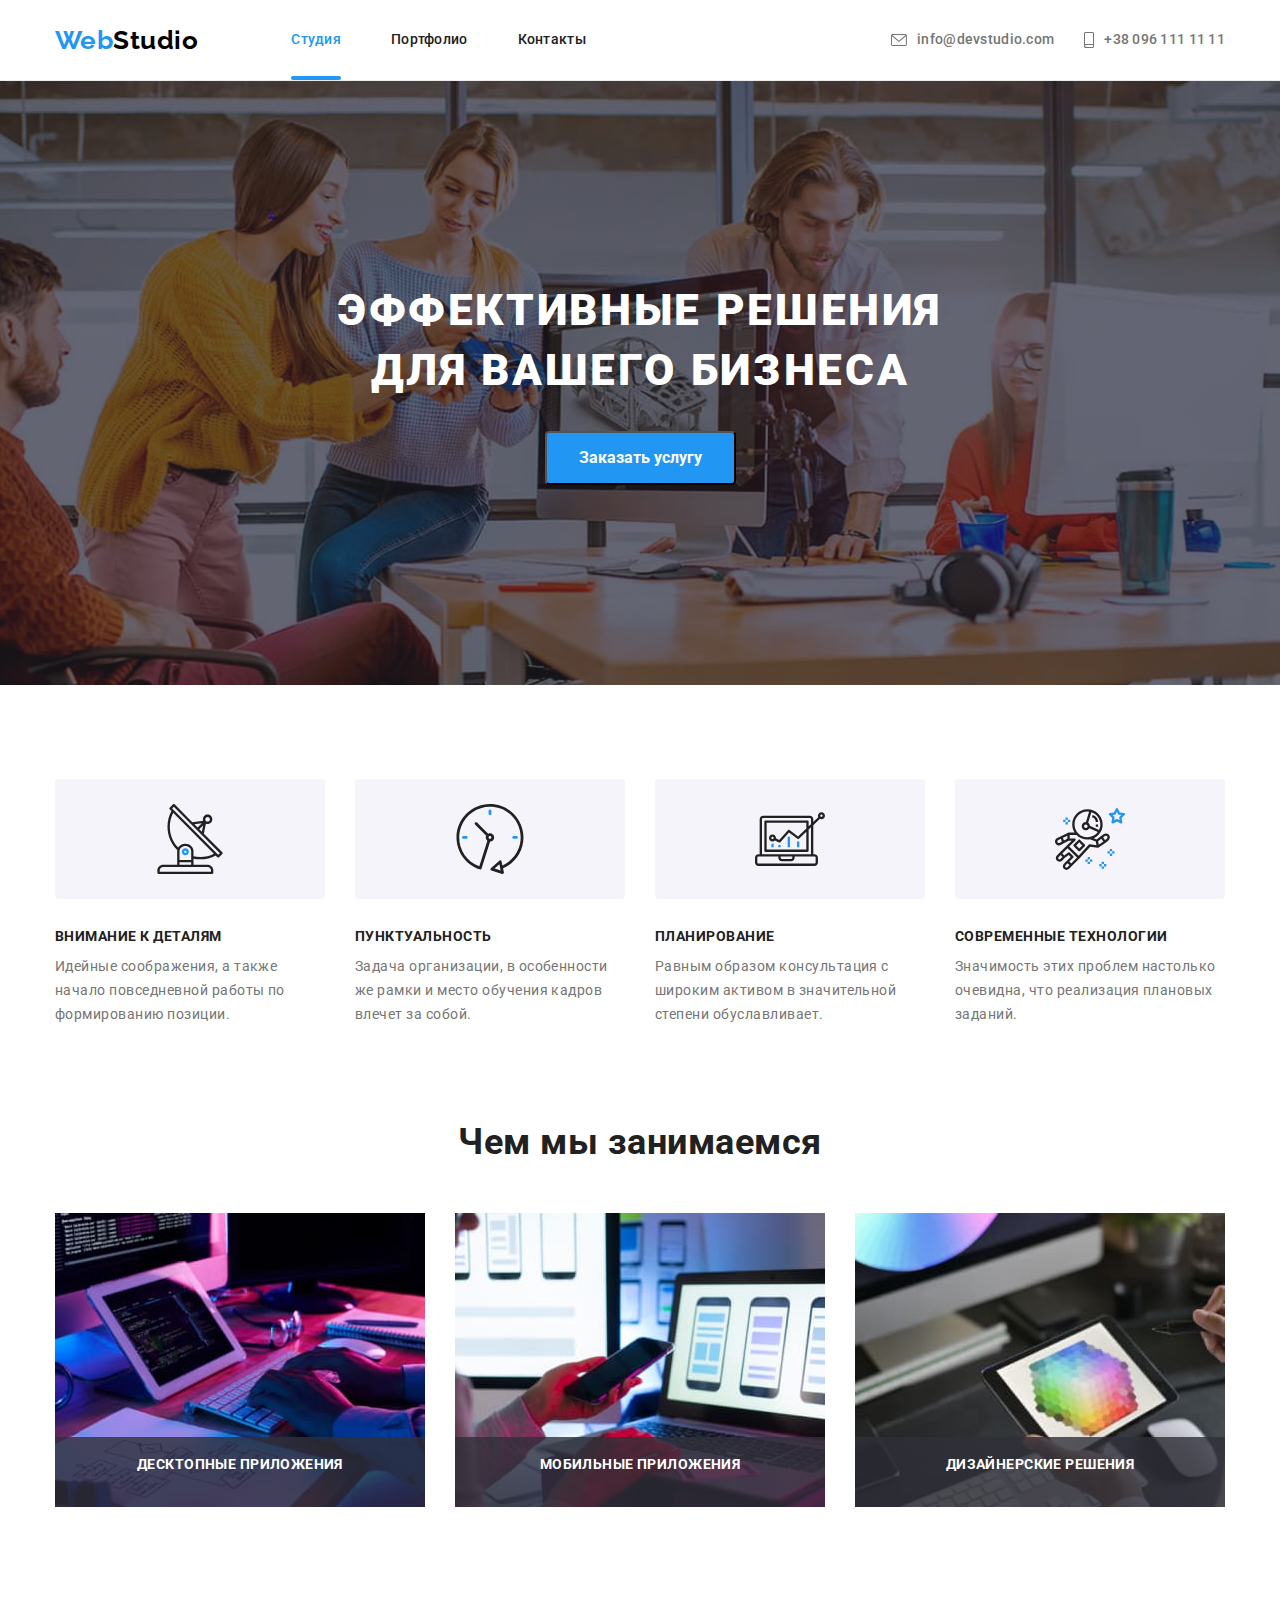
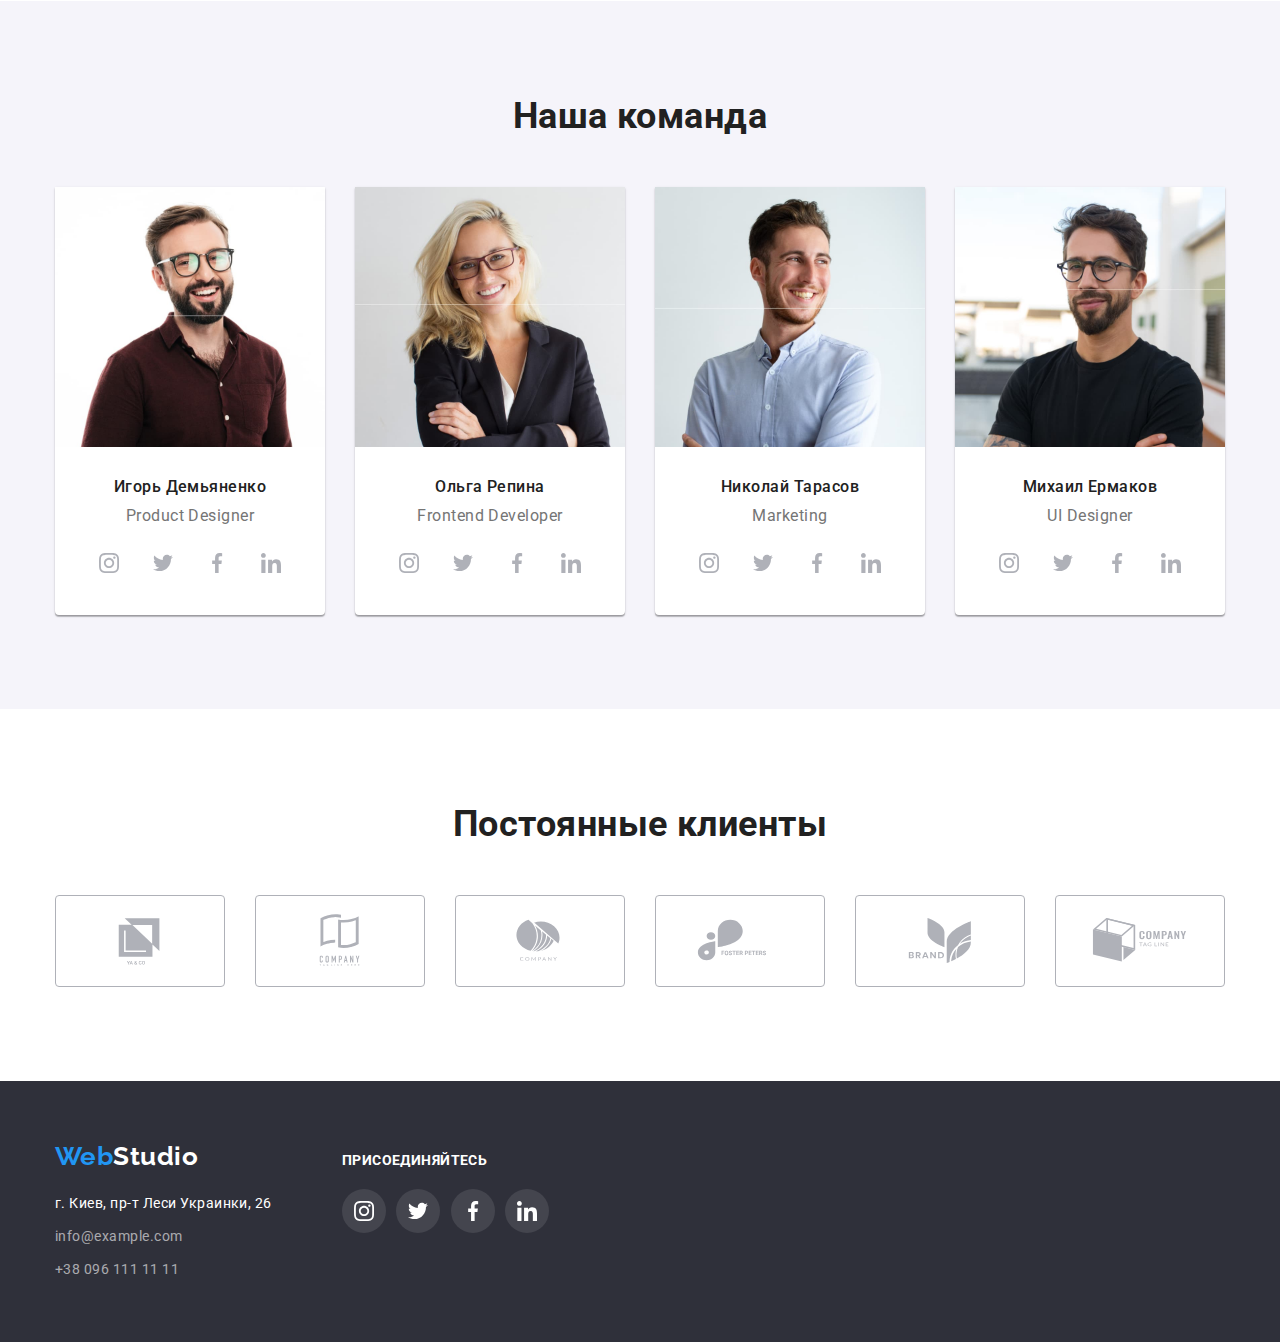
<file: index.html>
<!DOCTYPE html>
<html lang="uk">
<head>
    <meta charset='utf-8'>
    <meta http-equiv='X-UA-Compatible' content='IE=edge'>
    <meta name='viewport' content='width=device-width, initial-scale=1'>
    <title>Студія</title>
    <link rel="preconnect" href="https://fonts.googleapis.com">
    <link rel="preconnect" href="https://fonts.gstatic.com" crossorigin>
    <link href="https://fonts.googleapis.com/css2?family=Raleway:wght@700&family=Roboto:wght@400;500;700;900&display=swap"
    rel="stylesheet">
    <link rel="stylesheet" href="https://cdnjs.cloudflare.com/ajax/libs/modern-normalize/1.1.0/modern-normalize.min.css">
    <link rel='stylesheet' href='./css/styles.css'>
</head>
<body>
    <header class="header">
        <div class="container page-header">
            <nav>
                <a class="logo" href="./">Web<span class="logo-black">Studio</span></a>
                <ul class="main-nav">
                    <li><a class="link current header-item" href="./index.html">Студия</a></li>
                    <li><a class=" header-item" href="./portfolio.html">Портфолио</a></li>
                    <li><a class=" header-item" href="">Контакты</a></li>
                </ul>
            </nav>
            <ul class="main-address">
                <li>
                    <a class=" header-item" href="info@devstudio.com">
                        <svg width="16" height="12" class="icon">
                            <use href="./images/icons.svg#envelope"></use>
                        </svg>
                        info@devstudio.com
                    </a>
                </li>
                <li>
                    <a class=" header-item" href="+380961111111">
                        <svg width="10px" height="16px" class="icon">
                            <use href="./images/icons.svg#smartphone"></use>
                        </svg>
                        +38 096 111 11 11
                    </a>
                </li>
            </ul>
        </div>
   </header>
    <main>
        <section class="hero section">
            <div class="container">
                <h1>Эффективные решения для вашего бизнеса</h1>
                <button data-modal-open class="button-studio" type="button">Заказать услугу</button>
            </div>
        </section>
        <section class="section section-feature">
            <div class="container">
                <h2 class="section-title visually-hidden">Особливості</h2>
                <ul class="feature-list">
                    <li class="item">
                        <div class="thumb">
                            <svg width="70" height="70" class="icon">
                                <use href="./images/icons.svg#antenna"></use>
                            </svg>
                        </div>
                        <h3 class="feature-title">Внимание к деталям</h3>
                        <p class="feature-text">Идейные соображения, а также начало повседневной работы по формированию позиции.</p>
                    </li>
                    <li class="item">
                        <div class="thumb">
                            <svg width="70" height="70" class="icon">
                                <use href="./images/icons.svg#clock"></use>
                            </svg>
                        </div>
                        <h3 class="feature-title">Пунктуальность</h3>
                        <p class="feature-text">Задача организации, в особенности же рамки и место обучения кадров влечет за собой.
                        </p>
                    </li>
                    <li class="item">
                        <div class="thumb">
                            <svg width="70" height="70" class="icon">
                                <use href="./images/icons.svg#diagram"></use>
                            </svg>
                        </div>
                        <h3 class="feature-title">Планирование</h3>
                        <p class="feature-text">Равным образом консультация с широким активом в значительной степени обуславливает.
                        </p>
                    </li>
                    <li class="item">
                        <div class="thumb">
                            <svg width="70" height="70" class="icon">
                                <use href="./images/icons.svg#astronaut"></use>
                            </svg>
                        </div>
                        <h3 class="feature-title">Современные технологии</h3>
                        <p class="feature-text">Значимость этих проблем настолько очевидна, что реализация плановых заданий.</p>
                    </li>
                </ul>
            </div>
        </section>
        <section class="section section-work">
            <div class="container">
                <h2 class="section-title">Чем мы занимаемся</h2>
                <ul class="work">
                    <li class="item">
                        <img src="./images/coding-opt.jpg" alt="Програми" width="370">
                        <p class="description">Десктопные приложения</p>
                    </li>
                    <li class="item">
                        <img src="./images/mobile-opt.jpg" alt="Додатки" width="370">
                        <p class="description">Мобильные приложения</p>
                    </li>
                    <li class="item">
                        <img src="./images/design-opt.jpg" alt="Дизайн" width="370">
                        <p class="description">Дизайнерские решения</p>
                    </li>
                </ul>
            </div>
        </section>
        <section class="section section-team">
            <div class="container">
                <h2 class="section-title">Наша команда</h2>
                <ul class="team-list">
                    <li class="item">
                        <img src="./images/igor-opt.jpg" alt="Игорь Демьяненко" width="270">
                        <div class="team-member">
                            <h3 class="team-member-name">Игорь Демьяненко</h3>
                            <p class="team-member-role">Product Designer</p>
                            <ul class="social-links">
                                <li class="social-item">
                                    <a href="" class="social-link">
                                        <svg width="20" height="20" class="social-icon">
                                            <use href="./images/icons.svg#instagram"></use>
                                        </svg>
                                    </a>
                                </li>
                                <li class="social-item">
                                    <a href="" class="social-link">
                                        <svg width="20" height="20" class="social-icon">
                                            <use href="./images/icons.svg#twitter"></use>
                                        </svg>
                                    </a>
                                </li>
                                <li class="social-item">
                                    <a href="" class="social-link">
                                        <svg width="20" height="20" class="social-icon">
                                            <use href="./images/icons.svg#facebook"></use>
                                        </svg>
                                    </a>
                                </li>
                                <li class="social-item">
                                    <a href="" class="social-link">
                                        <svg width="20" height="20" class="social-icon">
                                            <use href="./images/icons.svg#linkedin"></use>
                                        </svg>
                                    </a>
                                </li>
                            </ul>
                        </div>
                    </li>
                    <li class="item">
                        <img src="./images/olga-opt.jpg" alt="Ольга Репина" width="270">
                        <div class="team-member">
                            <h3 class="team-member-name">Ольга Репина</h3>
                            <p class="team-member-role">Frontend Developer</p>
                            <ul class="social-links">
                                <li class="social-item">
                                    <a href="" class="social-link">
                                        <svg width="20" height="20" class="social-icon">
                                            <use href="./images/icons.svg#instagram"></use>
                                        </svg>
                                    </a>
                                </li>
                                <li class="social-item">
                                    <a href="" class="social-link">
                                        <svg width="20" height="20" class="social-icon">
                                            <use href="./images/icons.svg#twitter"></use>
                                        </svg>
                                    </a>
                                </li>
                                <li class="social-item">
                                    <a href="" class="social-link">
                                        <svg width="20" height="20" class="social-icon">
                                            <use href="./images/icons.svg#facebook"></use>
                                        </svg>
                                    </a>
                                </li>
                                <li class="social-item">
                                    <a href="" class="social-link">
                                        <svg width="20" height="20" class="social-icon">
                                            <use href="./images/icons.svg#linkedin"></use>
                                        </svg>
                                    </a>
                                </li>
                            </ul>
                        </div>
                    </li>
                    <li class="item">
                        <img src="./images/mykola-opt.jpg" alt="Николай Тарасов" width="270">
                        <div class="team-member">
                            <h3 class="team-member-name">Николай Тарасов</h3>
                            <p class="team-member-role">Marketing</p>
                            <ul class="social-links">
                                <li class="social-item">
                                    <a href="" class="social-link">
                                        <svg width="20" height="20" class="social-icon">
                                            <use href="./images/icons.svg#instagram"></use>
                                        </svg>
                                    </a>
                                </li>
                                <li class="social-item">
                                    <a href="" class="social-link">
                                        <svg width="20" height="20" class="social-icon">
                                            <use href="./images/icons.svg#twitter"></use>
                                        </svg>
                                    </a>
                                </li>
                                <li class="social-item">
                                    <a href="" class="social-link">
                                        <svg width="20" height="20" class="social-icon">
                                            <use href="./images/icons.svg#facebook"></use>
                                        </svg>
                                    </a>
                                </li>
                                <li class="social-item">
                                    <a href="" class="social-link">
                                        <svg width="20" height="20" class="social-icon">
                                            <use href="./images/icons.svg#linkedin"></use>
                                        </svg>
                                    </a>
                                </li>
                            </ul>
                        </div>
                    </li>
                    <li class="item">
                        <img src="./images/myhaylo-opt.jpg" alt="Михаил Ермаков" width="270">
                        <div class="team-member">
                            <h3 class="team-member-name">Михаил Ермаков</h3>
                            <p class="team-member-role">UI Designer</p>
                            <ul class="social-links">
                                <li class="social-item">
                                    <a href="" class="social-link">
                                        <svg width="20" height="20" class="social-icon">
                                            <use href="./images/icons.svg#instagram"></use>
                                        </svg>
                                    </a>
                                </li>
                                <li class="social-item">
                                    <a href="" class="social-link">
                                        <svg width="20" height="20" class="social-icon">
                                            <use href="./images/icons.svg#twitter"></use>
                                        </svg>
                                    </a>
                                </li>
                                <li class="social-item">
                                    <a href="" class="social-link">
                                        <svg width="20" height="20" class="social-icon">
                                            <use href="./images/icons.svg#facebook"></use>
                                        </svg>
                                    </a>
                                </li>
                                <li class="social-item">
                                    <a href="" class="social-link">
                                        <svg width="20" height="20" class="social-icon">
                                            <use href="./images/icons.svg#linkedin"></use>
                                        </svg>
                                    </a>
                                </li>
                            </ul>
                        </div>
                    </li>
                </ul>
            </div>
        </section>
        <section class="section section-clients">
            <div class="container">
                <h2 class="section-title">Постоянные клиенты</h2>
                <ul class="clients-list">
                    <li class="item">
                        <a href="" class="link">
                            <svg width="106" height="60" class="icon">
                                <use href="./images/icons.svg#yaco"></use>
                            </svg>
                        </a>
                    </li>
                    <li class="item">
                        <a href="" class="link">
                            <svg width="106" height="60" class="icon">
                                <use href="./images/icons.svg#taglinehere"></use>
                            </svg>
                        </a>
                    </li>
                    <li class="item">
                        <a href="" class="link">
                            <svg width="106" height="60" class="icon">
                                <use href="./images/icons.svg#company"></use>
                            </svg>
                        </a>
                    </li>
                    <li class="item">
                        <a href="" class="link">
                            <svg width="106" height="60" class="icon">
                                <use href="./images/icons.svg#fosterpeters"></use>
                            </svg>
                         </a>
                    </li>
                    <li class="item">
                        <a href="" class="link">
                            <svg width="106" height="60" class="icon">
                                <use href="./images/icons.svg#brand"></use>
                            </svg>
                        </a>
                    </li>
                    <li class="item">
                        <a href="" class="link">
                            <svg width="106" height="60" class="icon">
                                <use href="./images/icons.svg#tagline"></use>
                            </svg>
                        </a>
                    </li>
                </ul>
            </div>
        </section>
    </main>
    <footer class="footer">
        <div class="container">
            <div class="links">
                <a class="logo" href="./">Web<span class="logo-white">Studio</span></a>
                <address>
                    <ul>
                        <li><a class="footer-address" href="https://bit.ly/3pXMvUd" target="_blank" rel="noopener noreferrer">г. Киев,
                                пр-т
                                Леси Украинки, 26</a> </li>
                        <li><a class="footer-link" href="mailto:info@devstudio.com">info@example.com</a> </li>
                        <li><a class="footer-tel" href="tel:+380961111111">+38 096 111 11 11</a> </li>
                    </ul>
                </address>
            </div>
            <div class="social">
                <p>присоединяйтесь</p>
                <a href="" class="link">
                    <svg width="20" height="20" class="icon">
                        <use href="./images/icons.svg#instagram"></use>
                    </svg>
                </a>
                <a href="" class="link">
                    <svg width="20" height="20" class="icon">
                        <use href="./images/icons.svg#twitter"></use>
                    </svg>
                </a>
                <a href="" class="link">
                    <svg width="20" height="20" class="icon">
                        <use href="./images/icons.svg#facebook"></use>
                    </svg>
                </a>
                <a href="" class="link">
                    <svg width="20" height="20" class="icon">
                        <use href="./images/icons.svg#linkedin"></use>
                    </svg>
                </a>
            </div>
        </div>
    </footer>
        <div data-modal class="backdrop is-hidden">
            <div class="modal">
                <button data-modal-close class="button-modal" type="button">
                    <svg width="18" height="18" class="close-icon">
                    <use href="./images/icons.svg#close-black-modal"></use>
                </svg>
            </button>
            </div>
        </div>
    <script src="./js/modal.js"></script>
    </body>
</html>
</file>
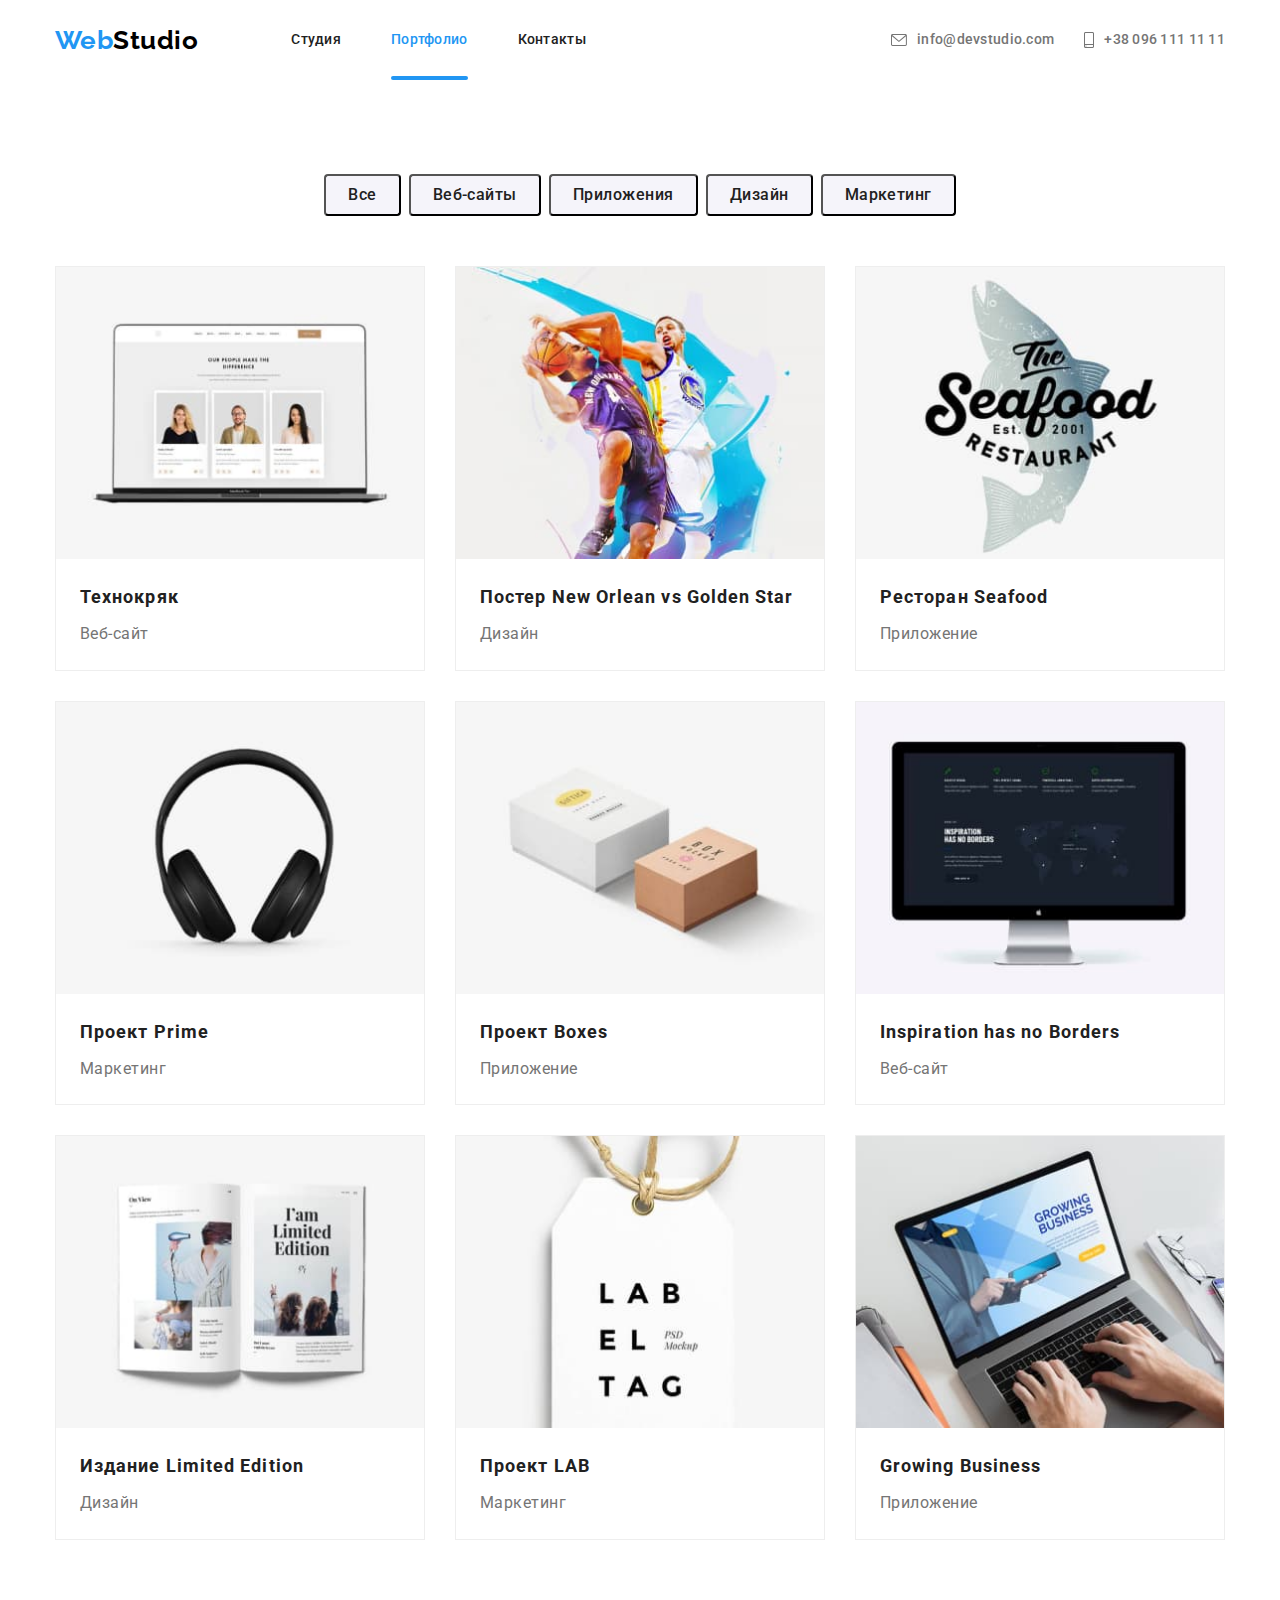
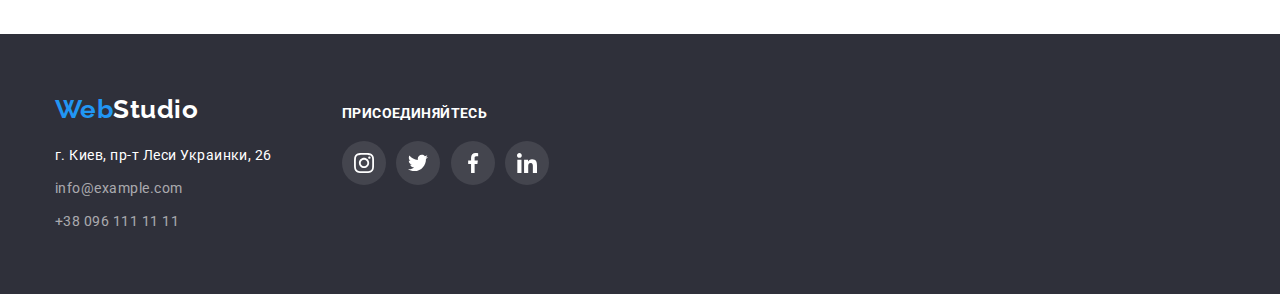
<file: portfolio.html>
<!DOCTYPE html>
<html lang="uk">
<head>
    <meta charset="UTF-8">
    <meta http-equiv="X-UA-Compatible" content="IE=edge">
    <meta name="viewport" content="width=device-width, initial-scale=1.0">
    <title>Портфоліо</title>
    <link rel="preconnect" href="https://fonts.googleapis.com">
    <link rel="preconnect" href="https://fonts.gstatic.com" crossorigin>
    <link href="https://fonts.googleapis.com/css2?family=Raleway:wght@700&family=Roboto:wght@400;500;700;900&display=swap"
    rel="stylesheet">
    <link rel="stylesheet" href="https://cdnjs.cloudflare.com/ajax/libs/modern-normalize/1.1.0/modern-normalize.min.css">
    <link rel='stylesheet' href='./css/styles.css'>

</head>
<body>
    <header>
        <div class="container page-header">
            <nav>
                <a class="logo" href="./">Web<span class="logo-black">Studio</span></a>
                <ul class="main-nav">
                    <li><a class=" header-item" href="./index.html">Студия</a></li>
                    <li><a class=" link current header-item" href="./portfolio.html">Портфолио</a></li>
                    <li><a class=" header-item" href="">Контакты</a></li>
                </ul>
            </nav>
            <ul class="main-address">
                <li>
                    <a class=" header-item" href="info@devstudio.com">
                        <svg width="16" height="12" class="icon">
                            <use href="./images/icons.svg#envelope"></use>
                        </svg>
                        info@devstudio.com
                    </a>
                </li>
                <li>
                    <a class=" header-item" href="+380961111111">
                        <svg width="10px" height="16px" class="icon">
                            <use href="./images/icons.svg#smartphone"></use>
                        </svg>
                        +38 096 111 11 11
                    </a>
                </li>
            </ul>
        </div>
    </header>
    <main>
        <section class="section portfolio">
            <div class="container">
                <h1 hidden>Наші роботи</h1>
                <Ul class="filter">
                    <li> <button class="button-filter" type="button">Все</button></li>
                    <li> <button class="button-filter" type="button">Веб-сайты</button></li>
                    <li> <button class="button-filter" type="button">Приложения</button></li>
                    <li> <button class="button-filter" type="button">Дизайн</button></li>
                    <li> <button class="button-filter" type="button">Маркетинг</button></li>
                </Ul>
                <ul class="samples">
                    <li class="samples-item">
                        <a href="">
                            <div class="thumb">
                            <img src="./images/technocrack-opt.jpg" alt="Технокряк" width="370">
                            <p class="samples-text">Ресурс предлагает комплексные предложения с разным уровнем функционала и сервисов. Все это позволит посетителю получить
                                    исчерпывающие сведения о компании или частном лице.</p>
                            </div>
                            <div class="description">
                                <h2>Технокряк</h2>
                                <p>Веб-сайт</p>
                            </div>
                        </a>
                    </li>
                    <li class="samples-item">
                        <a href="">
                            <div class="thumb">
                            <img src="./images/poster-opt.jpg" alt="Постер New Orlean vs Golden Star" width="370">
                            <p class="samples-text">Ресурс предлагает комплексные предложения с разным уровнем функционала и сервисов. Все это
                                позволит посетителю получить исчерпывающие сведения о компании или частном лице.</p>
                            </div>
                            <div class="description">
                                <h2>Постер New Orlean vs Golden Star</h2>
                                <p>Дизайн</p>
                            </div>
                        </a>
                    </li>
                    <li class="samples-item">
                        <a href="">
                            <div class="thumb">
                            <img src="./images/restaurant-opt.jpg" alt="Ресторан Seafood" width="370">
                            <p class="samples-text">Ресурс предлагает комплексные предложения с разным уровнем функционала и сервисов. Все это
                                позволит посетителю получить
                                исчерпывающие сведения о компании или частном лице.</p>
                            </div>
                            <div class="description">
                                <h2>Ресторан Seafood</h2>
                                <p>Приложение</p>
                            </div>
                        </a>
                    </li>
                    <li class="samples-item">
                        <a href="">
                            <div class="thumb">
                            <img src="./images/prime-opt.jpg" alt="Проект Prime" width="370">
                            <p class="samples-text">Ресурс предлагает комплексные предложения с разным уровнем функционала и сервисов. Все это
                                позволит посетителю получить
                                исчерпывающие сведения о компании или частном лице.</p>
                            </div>
                            <div class="description">
                                <h2>Проект Prime</h2>
                                <p>Маркетинг</p>
                            </div>
                        </a>
                    </li>
                    <li class="samples-item">
                        <a href="">
                            <div class="thumb">
                            <img src="./images/boxes-opt.jpg" alt="Проект Boxes" width="370">
                            <p class="samples-text">Ресурс предлагает комплексные предложения с разным уровнем функционала и сервисов. Все это
                                позволит посетителю получить
                                исчерпывающие сведения о компании или частном лице.</p>
                            </div>
                            <div class="description">
                                <h2>Проект Boxes</h2>
                                <p>Приложение</p>
                            </div>
                        </a>
                    </li>
                    <li class="samples-item">
                        <a href="">
                            <div class="thumb">
                            <img src="./images/noborders-opt.jpg" alt="Inspiration has no Borders" width="370">
                            <p class="samples-text">Ресурс предлагает комплексные предложения с разным уровнем функционала и сервисов. Все это
                                позволит посетителю получить
                                исчерпывающие сведения о компании или частном лице.</p>
                            </div>
                            <div class="description">
                                <h2>Inspiration has no Borders</h2>
                                <p>Веб-сайт</p>
                            </div>
                        </a>
                    </li>
                    <li class="samples-item">
                        <a href="">
                            <div class="thumb">
                            <img src="./images/limitededition-opt.jpg" alt="Издание Limited Edition" width="370">
                            <p class="samples-text">Ресурс предлагает комплексные предложения с разным уровнем функционала и сервисов. Все это
                                позволит посетителю получить
                                исчерпывающие сведения о компании или частном лице.</p>
                            </div>
                            <div class="description">
                                <h2>Издание Limited Edition</h2>
                                <p>Дизайн</p>
                            </div>
                        </a>
                    </li>
                    <li class="samples-item">
                        <a href="">
                            <div class="thumb">
                            <img src="./images/lab-opt.jpg" alt="Проект LAB" width="370">
                            <p class="samples-text">Ресурс предлагает комплексные предложения с разным уровнем функционала и сервисов. Все это
                                позволит посетителю получить
                                исчерпывающие сведения о компании или частном лице.</p>
                            </div>
                            <div class="description">
                                <h2>Проект LAB</h2>
                                <p>Маркетинг</p>
                            </div>
                        </a>
                    </li>
                    <li class="samples-item">
                        <a href="">
                            <div class="thumb">
                            <img src="./images/growing-opt.jpg" alt="Growing Business" width="370">
                            <p class="samples-text">Ресурс предлагает комплексные предложения с разным уровнем функционала и сервисов. Все это
                                позволит посетителю получить
                                исчерпывающие сведения о компании или частном лице.</p>
                            </div>
                            <div class="description"><h2>Growing Business</h2>
                            <p>Приложение</p>
                        </div>
                        </a>
                    </li>
                </ul>
            </div>
        </section>
    </main>
    <footer class="footer">
        <div class="container">
            <div class="links">
                <a class="logo" href="./">Web<span class="logo-white">Studio</span></a>
                <address>
                    <ul>
                        <li><a class="footer-address" href="https://bit.ly/3pXMvUd" target="_blank" rel="noopener noreferrer">г.
                                Киев,
                                пр-т
                                Леси Украинки, 26</a> </li>
                        <li><a class="footer-link" href="mailto:info@devstudio.com">info@example.com</a> </li>
                        <li><a class="footer-tel" href="tel:+380961111111">+38 096 111 11 11</a> </li>
                    </ul>
                </address>
            </div>
            <div class="social">
                <p>присоединяйтесь</p>
                <a href="" class="link">
                    <svg width="20" height="20" class="icon">
                        <use href="./images/icons.svg#instagram"></use>
                    </svg>
                </a>
                <a href="" class="link">
                    <svg width="20" height="20" class="icon">
                        <use href="./images/icons.svg#twitter"></use>
                    </svg>
                </a>
                <a href="" class="link">
                    <svg width="20" height="20" class="icon">
                        <use href="./images/icons.svg#facebook"></use>
                    </svg>
                </a>
                <a href="" class="link">
                    <svg width="20" height="20" class="icon">
                        <use href="./images/icons.svg#linkedin"></use>
                    </svg>
                </a>
            </div>
        </div>
    </footer>
</body>
</html>
</file>
<file: css/styles.css>
:root {
    --accent-color: #2196F3;
    --accent-white-color: #FFFFFF;
    --logo-black-color: #000;
    --main-headers-color: #212121;
    --main-text-color: #757575;
    --footer-background-color: #2F303A;
    --feature-background-color: #E5E5E5;
    --team-background-color: #F5F4FA;
    --buttom-bg-hover-color: #188CE8;
    --border-color: #ECECEC;
    --samples-border-color: #EEEEEE;
    --background-color: #C4C4C4;
    --clients-color: #AFB1B8;
}

html {
    box-sizing: border-box;
}

*,
*::before,
*::after {
    box-sizing: inherit;
}

.visually-hidden {
    position: absolute;
    width: 1px;
    height: 1px;
    margin: -1px;
    border: 0;
    padding: 0;
    white-space: nowrap;
    clip-path: inset(100%);
    clip: rect(0 0 0 0);
    overflow: hidden;
}

body {
    margin: 0;
    font-family: 'Roboto', sans-serif;
    font-weight: 400;
    letter-spacing: 0.03em;
    color: var(--main-text-color);
    background-color: var(--accent-white-color);
}

.container {
    width: 100%;
    max-width: 1200px;
    margin: 0 auto;
    padding: 0 15px;
}

.section {
    padding: 94px 0;
}

button {
    font-family: inherit;
    cursor: pointer;
    border-radius: 4px;
    text-align: center;
}

img {
    display: block;
    max-width: 100%;
    height: auto;
}

h1,
h2,
h3,
h4,
h5,
h6,
p,
ul {
    margin: 0;
    padding: 0;
    list-style: none;    
}

.header{
    border-bottom-width: 1px;
    border-bottom-style: solid;
    border-bottom-color: var(--border-color);
}

.logo {
    font-family: 'Raleway', sans-serif;
    font-weight: 700;
    font-size: 26px;
    line-height: 1.19;
    color: var(--accent-color);
    text-decoration: none;
}

.logo-black {
    color: var(--logo-black-color);
}

.logo-white {
    color: var(--accent-white-color);
}

.link.current {
    color: var(--accent-color);
}

.link.current::after {
    content: "";
    position: absolute;
    left: 0;
    bottom: 0;
    display: block;
    width: 100%;
    height: 4px;
    background-color: var(--accent-color);
    border-radius: 2px;
}

.main-nav,
.main-address,
nav,
.container.page-header {
    display: flex;
    align-items: center;
}

.main-nav li + li {
    margin-left: 50px;
}

.main-nav {
    margin-left: 93px;
}

.main-nav .header-item {
    position: relative;
}

.main-address {
    margin-left: auto;
}

.main-address li + li {
    margin-left: 30px;
}

.header-item .icon {
    margin-right: 10px;
    fill: currentColor;
}

.main-nav a,
.main-address a {
    font-weight: 500;
    font-size: 14px;
    line-height: 1.14;
    letter-spacing: 0.02em;
    color: var(--main-headers-color);
    text-decoration: none;
    display: block;
    padding-top: 32px;
    padding-bottom: 32px;
    transition-property: color, fill;
    transition-duration: 250ms;
    transition-timing-function: cubic-bezier(0.4, 0, 0.2, 1);
}

.main-address a {
    display: flex;
    align-items: center;
    color: var(--main-text-color);
}

.main-nav a:hover,
.main-nav a:focus,
.main-nav a:active,
.main-address a:hover,
.main-address a:focus,
.main-address a:active {
    color: var(--accent-color);
    fill: var(--accent-color);
}

.hero {
    background-color: var(--background-color);
    text-align: center;
    padding: 200px 0;
    background-size: cover;
    background-position: center;
    background-image: linear-gradient(
        to right,
        rgba(47, 48, 58, 0.4),
        rgba(47, 48, 58, 0.4)),
        url(../images/hero-opt.jpg);
    max-width: 1600px;
    min-height: 600px;
    margin-left: auto;
    margin-right: auto;
}

.hero h1 {
    font-weight: 900;
    font-size: 44px;
    line-height: 1.36;    
    letter-spacing: 0.06em;
    text-transform: uppercase;
    color: var(--accent-white-color);
    max-width: 696px;
    margin: 0 auto 30px;
}

button.button-studio {
    background-color: var(--accent-color);
    color: var(--accent-white-color);    
    font-weight: 700;
    font-size: 16px;
    line-height: 1.88;
    padding: 10px 32px;
    transition: background-color 250ms cubic-bezier(0.4, 0, 0.2, 1);
}

button.button-studio:hover,
button.button-studio:focus {
    background-color: var(--buttom-bg-hover-color);
}

.section-title {
    font-weight: 700;
    font-size: 36px;
    line-height: 1.17;
    text-align: center;
    color: var(--main-headers-color);
    margin-bottom: 50px;
}

.feature-title {
    font-weight: 700;
    font-size: 14px;
    line-height: 1.14;
    text-transform: uppercase;
    color: var(--main-headers-color);
    margin-bottom: 10px;
}

.feature-text {
    font-size: 14px;
    line-height: 1.71;
    color: var(--main-text-color);
}

.feature-list .thumb {
    display: flex;
    align-items: center;
    justify-content: center;
    height: 120px;
    margin-bottom: 30px;
    border-radius: 4px;
    background-color: var(--team-background-color);
}

.section-work {
    padding-top: 0;
}

.section-work .item {
    width: 370px;
    position: relative;
}

.section-work .description {
    color: var(--accent-white-color);
    font-weight: 700;
    font-size: 14px;
    line-height: 1.14;
    text-align: center;
    letter-spacing: 0.03em;
    text-transform: uppercase;
    position: absolute;
    width: 100%;
    height: 70px;
    bottom: 0;
    background-color: rgba(47, 48, 58, 0.8);
}

.team-member-name {
    font-weight: 500;
    font-size: 16px;
    line-height: 1.19;
    color: var(--main-headers-color);
}

.team-member-role {
    font-size: 16px;
    line-height: 1.19;
    color: var(--main-text-color);
    margin-bottom: 16px;
}

.section-team {
    background-color: var(--team-background-color);
}

.team-list .item {
    background-color: var(--accent-white-color);
}

.clients-list,
.feature-list,
.work,
.team-list,
.filter,
.samples {
    display: flex;
}

.feature-list li,
.team-list > li {
    width: 270px;
}

.feature-list li + li,
.team-list > li + li,
.section-work .item+.item,
.clients-list .item + .item {
    margin-left: 30px;
}

.team-member {
    padding-top: 30px;
    padding-bottom: 30px;
    text-align: center;
}

.team-list h3 {
    margin-bottom: 10px;
}

.team-list .item {
    box-shadow: 0px 1px 3px rgba(0, 0, 0, 0.12),
    0px 1px 1px rgba(0, 0, 0, 0.14),
    0px 2px 1px rgba(0, 0, 0, 0.2);
    border-radius: 0px 0px 4px 4px;
}

.social-links {
    display: flex;
    justify-content: center;
}

.social-item {
    width: 44px;
    height: 44px;
}

.social-links .social-item + .social-item {
    margin-left: 10px;
}

.social-link {
    width: 100%;
    height: 100%;
    display: flex;
    align-items: center;
    justify-content: center;
    border-radius: 50%;
    fill: var(--clients-color);
    transition-property: background-color, fill;
    transition-duration: 250ms;
    transition-timing-function: cubic-bezier(0.4, 0, 0.2, 1);

}

.social-link:hover,
.social-link:focus {
    background-color: var(--buttom-bg-hover-color);
    fill: var(--accent-white-color);
}

.clients-list .item {
    width: 170px;
    height: 92px;
}

.clients-list .link {
    display: flex;
    width: 100%;
    height: 100%;
    border: 1px solid var(--clients-color);
    border-radius: 4px;
    align-items: center;
    justify-content: center;
    fill: var(--clients-color);
    transition-property: background-color, fill;
    transition-duration: 250ms;
    transition-timing-function: cubic-bezier(0.4, 0, 0.2, 1);
}

.clients-list .link:hover,
.clients-list .link:focus {
    border-color: var(--accent-color);
    fill: var(--accent-color);
}

.footer {
    background-color: var(--footer-background-color);
    padding-top: 60px;
    padding-bottom: 60px;
}

.footer .container {
    display: flex;
    align-items: baseline;
}

.footer .logo {
    display: block;
    margin-bottom: 20px;
}

address li + li {
    margin-top: 9px;
}

.footer-address {
    font-style: normal;
    font-size: 14px;
    line-height: 1.71;
    color: var(--accent-white-color);
    text-decoration: none;
    transition: color 250ms cubic-bezier(0.4, 0, 0.2, 1);
}

.footer-link,
.footer-tel {
    font-style: normal;
    font-size: 14px;
    line-height: 1.71;
    color: rgba(255, 255, 255, 0.6);
    text-decoration: none;
    transition: color 250ms cubic-bezier(0.4, 0, 0.2, 1);
}

.footer-address:hover,
.footer-address:focus,
.footer-link:hover,
.footer-link:focus,
.footer-tel:hover,
.footer-tel:focus {
    color: var(--accent-color);
}

.footer .links {
    margin-right: 70px;
}

.social > p {
    font-weight: 700;
    font-size: 14px;
    line-height: 1.14;
    letter-spacing: 0.03em;
    text-transform: uppercase;
    color: var(--accent-white-color);
    margin-bottom: 20px;
}

.social .link {
    display: inline-block;
    background-size: 44px;
    background-color: rgba(255, 255, 255, 0.1);
    border-radius: 50%;
    width: 44px;
    height: 44px;
    transition: background-color 250ms cubic-bezier(0.4, 0, 0.2, 1);
}

.social .icon {
    fill: var(--accent-white-color);
    margin-left: 12px;
    margin-top: 12px;
}

.social .link + .link {
    margin-left: 6px;
}

.social .link:hover,
.social .link:focus {
    background-color: var(--buttom-bg-hover-color);
}

.backdrop {
    position: fixed;
    top: 0;
    left: 0;
    width: 100%;
    height: 100%;
    background-color: rgba(0, 0, 0, 0.2);
    transition-property: scale, opacity;
    transition-duration: 250ms;
    transition-timing-function: cubic-bezier(0.4, 0, 0.2, 1);
}

.modal {
    position: absolute;
    top: 50%;
    left: 50%;
    transform: translate(-50%, -50%);
    width: 528px;
    height: 581px;
    background-color: var(--accent-white-color);
    box-shadow: 0px 1px 3px rgba(0, 0, 0, 0.12), 0px 1px 1px rgba(0, 0, 0, 0.14), 0px 2px 1px rgba(0, 0, 0, 0.2);
    border-radius: 4px;
}

.is-hidden {
    visibility: hidden;
    opacity: 0;
    pointer-events: none;
    scale: 50%;
 }

 .button-modal {
    margin: 8px 8px 543px 490px;
    width: 30px;
    height: 30px;
    border: 1px solid rgba(0, 0, 0, 0.1);
    border-radius: 50%;
    cursor: pointer;
 }

/* --- portfolio page --- */

button.button-filter {
    background-color: var(--team-background-color);
    color: var(--main-headers-color);
    font-weight: 500;
    font-size: 16px;
    line-height: 1.63;
    letter-spacing: 0.03em;
    padding: 6px 22px;
    transition-property: background-color, color, box-shadow;
    transition-duration: 250ms;
    transition-timing-function: cubic-bezier(0.4, 0, 0.2, 1);
}

button.button-filter:hover,
button.button-filter:focus,
button.button-filter:active {
    background-color: var(--accent-color);
    color: var(--accent-white-color);
    box-shadow: 0px 3px 1px rgba(0, 0, 0, 0.1),
    0px 1px 2px rgba(0, 0, 0, 0.08),
    0px 2px 2px rgba(0, 0, 0, 0.12);
}

.filter {
    margin-bottom: 50px;
    justify-content: center;
}

.filter li + li {
    margin-left: 8px;
}

.samples {
    flex-wrap: wrap;
}

.samples a {
    text-decoration: none;
}

.samples h2 {
    font-weight: 700;
    font-size: 18px;
    line-height: 2;  
    letter-spacing: 0.06em;
    color: var(--main-headers-color);
    margin-bottom: 4px;
}

.samples p {
    font-size: 16px;
    line-height: 1.88;
    letter-spacing: 0.03em;
    color: var(--main-text-color);
}

.samples-item {
    width: 370px;
    margin-right: 30px;
    margin-bottom: 30px;
    border-width: 1px;
    border-style: solid;
    border-color: var(--samples-border-color);
    transition: box-shadow 250ms cubic-bezier(0.4, 0, 0.2, 1);
}

.samples-item:hover,
.samples-item:focus {
    box-shadow: 0px 1px 1px rgba(0, 0, 0, 0.12),
    0px 4px 4px rgba(0, 0, 0, 0.06),
    1px 4px 6px rgba(0, 0, 0, 0.16);
}

.samples-item:nth-child(3n) {
    margin-right: 0;
}

.samples-item:nth-last-child(-n +3) {
    margin-bottom: 0;
}

.description {
    padding: 20px 24px;
}

.samples-item .thumb {
    position: relative;
    overflow: hidden;
}

.samples-item .samples-text {
    position: absolute;
    border: 0px, solid;
    color: var(--accent-white-color);
    background-color: rgba(33, 150, 243, 0.9);
    font-size: 18px;
    line-height: 1,55;
    padding: 63px 24px;
    transition: transform 250ms cubic-bezier(0.4, 0, 0.2, 1);
}

.samples-item:hover .samples-text,
.samples-item:focus .samples-text {
    transform: translateY(-100%);
}
</file>
